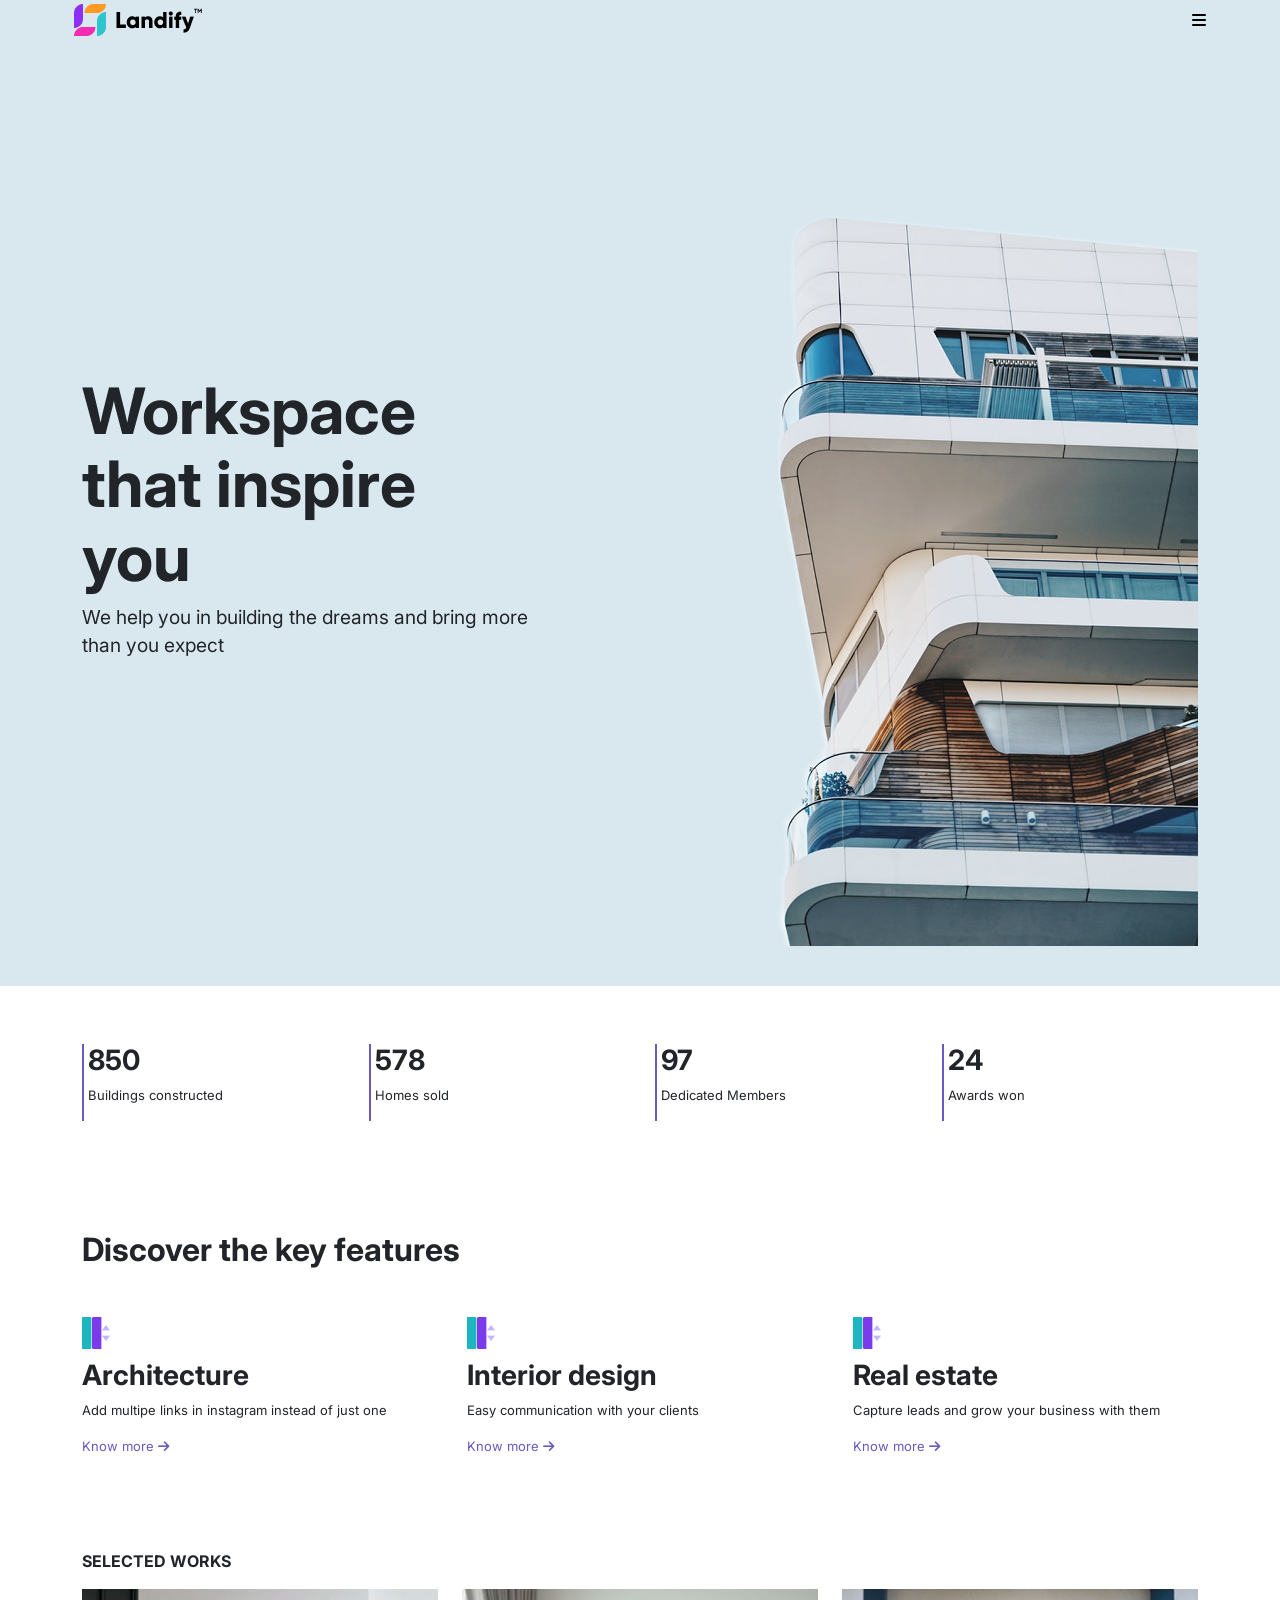
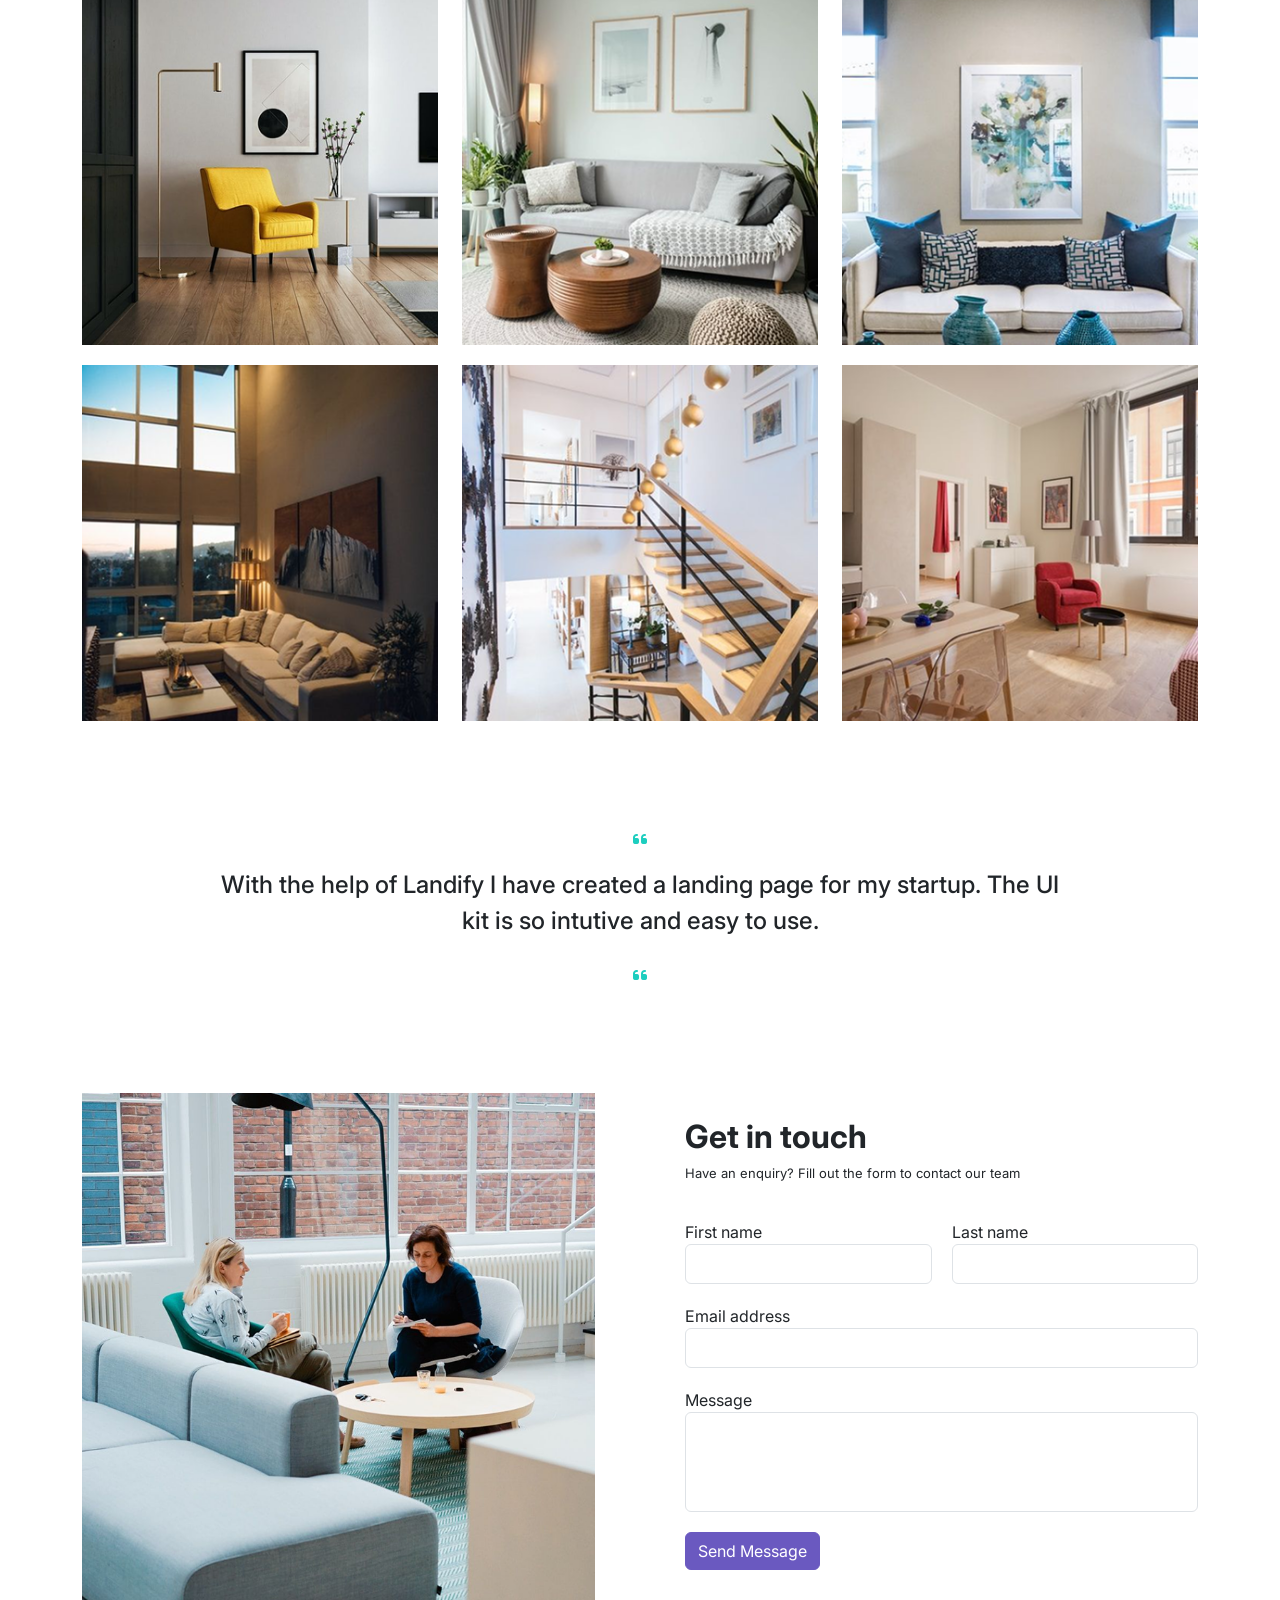
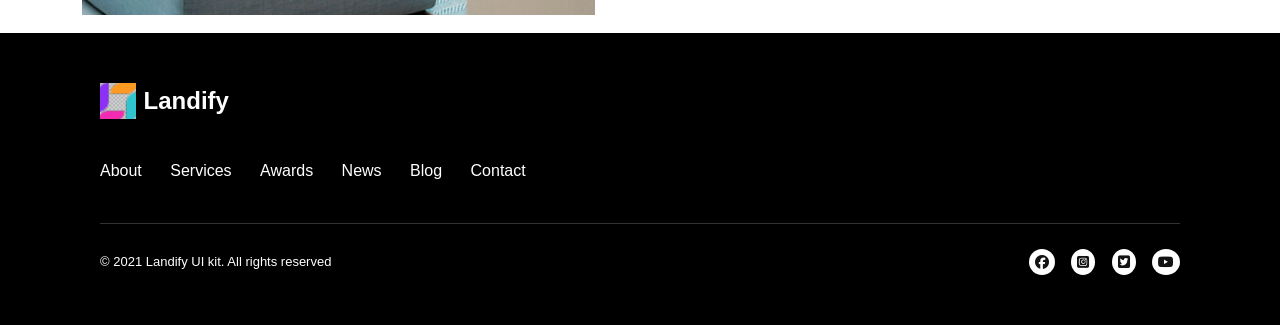
<file: index.html>
<!DOCTYPE html>
<html lang="en">
<head>
    <meta charset="UTF-8">
    <meta name="viewport" content="width=device-width, initial-scale=1.0">
    <title>Landing page</title>
    <link rel="stylesheet" href="https://cdnjs.cloudflare.com/ajax/libs/font-awesome/6.7.2/css/all.min.css">
    <link rel="stylesheet" href="./css/bootstrap.min.css">
    <link rel="stylesheet" href="./css/main.css">
    <link rel="preconnect" href="https://fonts.googleapis.com">
    <link rel="preconnect" href="https://fonts.gstatic.com" crossorigin>
    <link href="https://fonts.googleapis.com/css2?family=Inter:wght@400;500;600&display=swap" rel="stylesheet">
</head>
<body>
    <header>
        <div class="container d-flex justify-content-between align-items-center p-1">
            <img src="./assets/Logo.png" alt="Landify logo">
            <button class="header_button" aria-label="Open menu"><i class="fa-solid fa-bars"></i></button>
        </div>
    </header>

    <div class="hero">
        <div class="container">
            <div class="row align-items-center">
                <div class="col-12 col-lg-5 hero_text pt-4">
                    <h1 class="bold">Workspace that inspire you</h1>
                    <p class="small">We help you in building the dreams and bring more than you expect</p>
                </div>
                <div class="col-12 col-lg-7 hero_img d-flex justify-content-end">
                    <img src="./assets/BG.png" alt="House exterior" class="img-fluid">
                </div>
            </div>
        </div>
    </div>

    <section class="main_content p-2">
        <div class="container-xl">
            <div class="acheivements">
                <div class="acheive ps-1">
                    <h3 class="bold">850</h3>
                    <p class="small">Buildings constructed</p>
                </div>
                <div class="acheive ps-1">
                    <h3 class="bold">578</h3>
                    <p class="small">Homes sold</p>
                </div>
                <div class="acheive ps-1">
                    <h3 class="bold">97</h3>
                    <p class="small">Dedicated Members</p>
                </div>
                <div class="acheive ps-1">
                    <h3 class="bold">24</h3>
                    <p class="small">Awards won</p>
                </div>
            </div>

            <div class="features">
                <div class="features_heading row">
                    <h2 class="bold col-10 col-md-8 col-lg-6">Discover the key features</h2>
                </div>
                <div class="keys">
                    <div class="key1">
                        <div class="vect"><img src="./assets/Vector.png" alt=""><img src="./assets/Vector (2).png" alt=""><img src="./assets/Vector (3).png" alt=""></div>
                        <h3 class="bold">Architecture</h3>
                        <p class="small">Add multipe links in instagram instead of just one</p>
                        <p class="small info">Know more <i class="fa-solid fa-arrow-right" style="color: rgb(106, 89, 192);"></i></p>
                    </div>
                    <div class="key2">
                        <div class="vect"><img src="./assets/Vector.png" alt=""><img src="./assets/Vector (2).png" alt=""><img src="./assets/Vector (3).png" alt=""></div>
                        <h3 class="bold">Interior design</h3>
                        <p class="small">Easy communication with your clients</p>
                        <p class="small info">Know more <i class="fa-solid fa-arrow-right" style="color: rgb(106, 89, 192);"></i></p>
                    </div>
                    <div class="key3">
                        <div class="vect"><img src="./assets/Vector.png" alt=""><img src="./assets/Vector (2).png" alt=""><img src="./assets/Vector (3).png" alt=""></div>
                        <h3 class="bold">Real estate</h3>
                        <p class="small">Capture leads and grow your business with them</p>
                        <p class="small info">Know more <i class="fa-solid fa-arrow-right" style="color: rgb(106, 89, 192);"></i></p>
                    </div>
                </div>
            </div>

            <div class="works">
                <h6 class="bold" id="small_heading">SELECTED WORKS</h6>
                <div class="row">
                    <div class="img col-12 col-md-6 col-lg-4"><img src="./assets/Project Cover 1.png" class="img-fluid" alt="Project 1"></div>
                    <div class="img col-12 col-md-6 col-lg-4"><img src="./assets/Project Cover 2.png" class="img-fluid" alt="Project 2"></div>
                    <div class="img col-12 col-md-6 col-lg-4"><img src="./assets/Project Cover 3.png" class="img-fluid" alt="Project 3"></div>
                    <div class="img col-12 col-md-6 col-lg-4"><img src="./assets/Project Cover 4.png" class="img-fluid" alt="Project 4"></div>
                    <div class="img col-12 col-md-6 col-lg-4"><img src="./assets/Project Cover 5.png" class="img-fluid" alt="Project 5"></div>
                    <div class="img col-12 col-md-6 col-lg-4"><img src="./assets/Project Cover 6.png" class="img-fluid" alt="Project 6"></div>
                </div>
            </div>

            <div class="reviews">
                <div class="reviews_text">
                    <div class="icon d-flex justify-content-center align-items-center">
                        <i class="fa-solid fa-quote-left" style="color: rgb(29, 206, 191);"></i>
                    </div>
                    <h5 class="text-center">With the help of Landify I have created a landing page for my startup. The UI kit is so intutive and easy to use.</h5>
                    <div class="icon d-flex justify-content-center align-items-center">
                        <i class="fa-solid fa-quote-left" style="color: rgb(29, 206, 191);"></i>
                    </div>
                </div>
            </div>

            <div class="contact">
                <div class="img" id="contact_img">
                    <img src="./assets/image.png" class="img-fluid" alt="Our team">
                </div>
                <div class="contact_form">
                    <h2 class="bold">Get in touch</h2>
                    <div class="contact_text">
                        <p class="small">Have an enquiry? Fill out the form to contact our team</p>
                    </div>
                    <form class="form">
                        <div class="name">
                            <div class="contact_input">
                                <label for="f_name">First name</label>
                                <div class="f_name_input"><input type="text" name="f_name" id="f_name" class="form-control"></div>
                            </div>
                            <div class="contact_input">
                                <label for="s_name">Last name</label>
                                <div class="s_name_input"><input type="text" name="s_name" id="s_name" class="form-control"></div>
                            </div>
                        </div>
                        <div class="contact_input">
                            <label for="email">Email address</label>
                            <div class="email_input"><input type="email" name="email" id="email" class="form-control"></div>
                        </div>
                        <div class="contact_input">
                            <label for="message">Message</label>
                            <div class="msg_input"><input type="text" name="message" id="message" class="form-control"></div>
                        </div>
                        <button type="submit" class="btn btn-primary" id="send_btn">Send Message</button>
                    </form>
                </div>
            </div>
        </div>
    </section>

    <div class="footer">
        <div class="logo">
            <img src="./assets/Screenshot 2026-10-21 043329.png" alt="Landify logo">
            <span>Landify</span>
        </div>
        <div class="footer_content">
            <a href="#">About</a>
            <a href="#">Services</a>
            <a href="#">Awards</a>
            <a href="#">News</a>
            <a href="#">Blog</a>
            <a href="#">Contact</a>
        </div>
        <div class="footer_end">
            <p>&copy; 2021 Landify UI kit. All rights reserved</p>
            <div class="footer_links">
                <i class="fa-brands fa-facebook" style="color: rgb(19, 19, 20);"></i>
                <i class="fa-brands fa-square-instagram" style="color: rgb(19, 19, 20);"></i>
                <i class="fa-brands fa-square-twitter" style="color: rgb(19, 19, 20);"></i>
                <i class="fa-brands fa-youtube" style="color: rgb(19, 19, 20);"></i>
            </div>
        </div>
    </div>

    <script src="./js/bootstrap.bundle.js"></script>
</body>
</html>
</file>
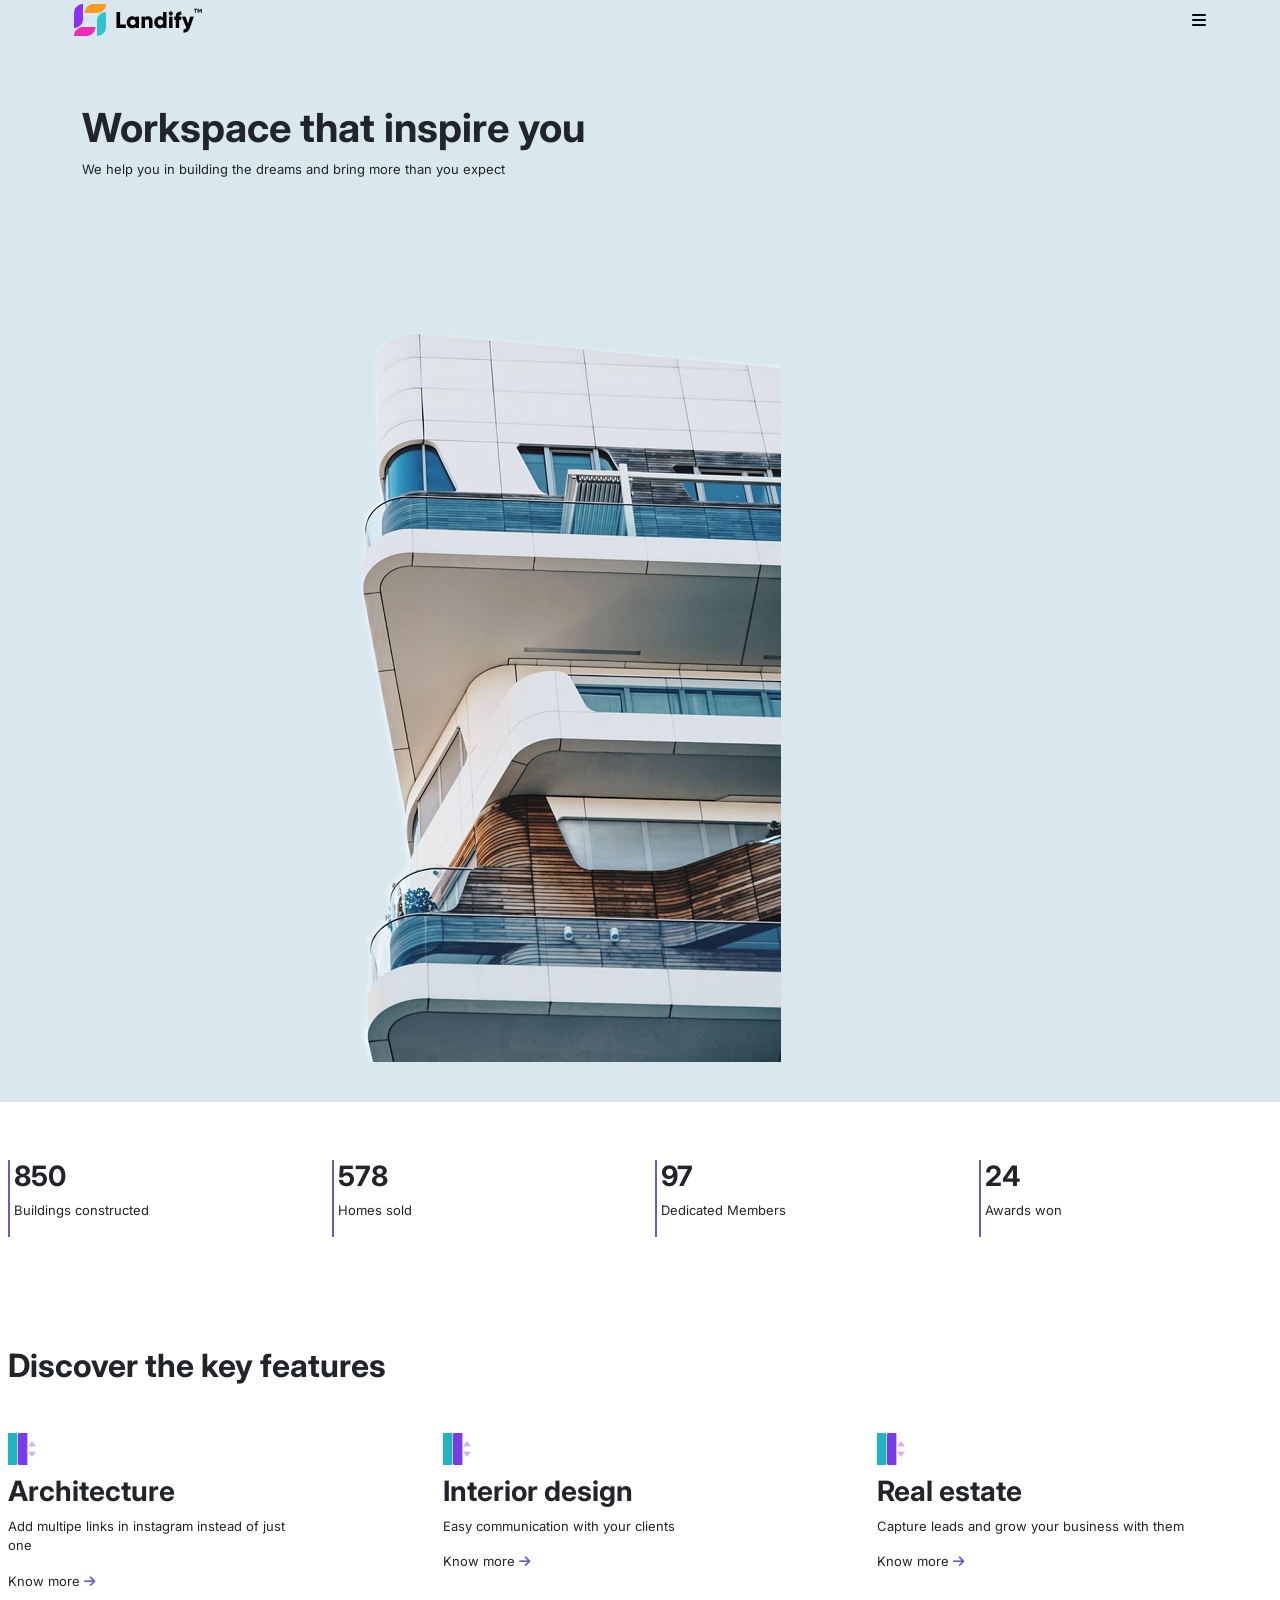
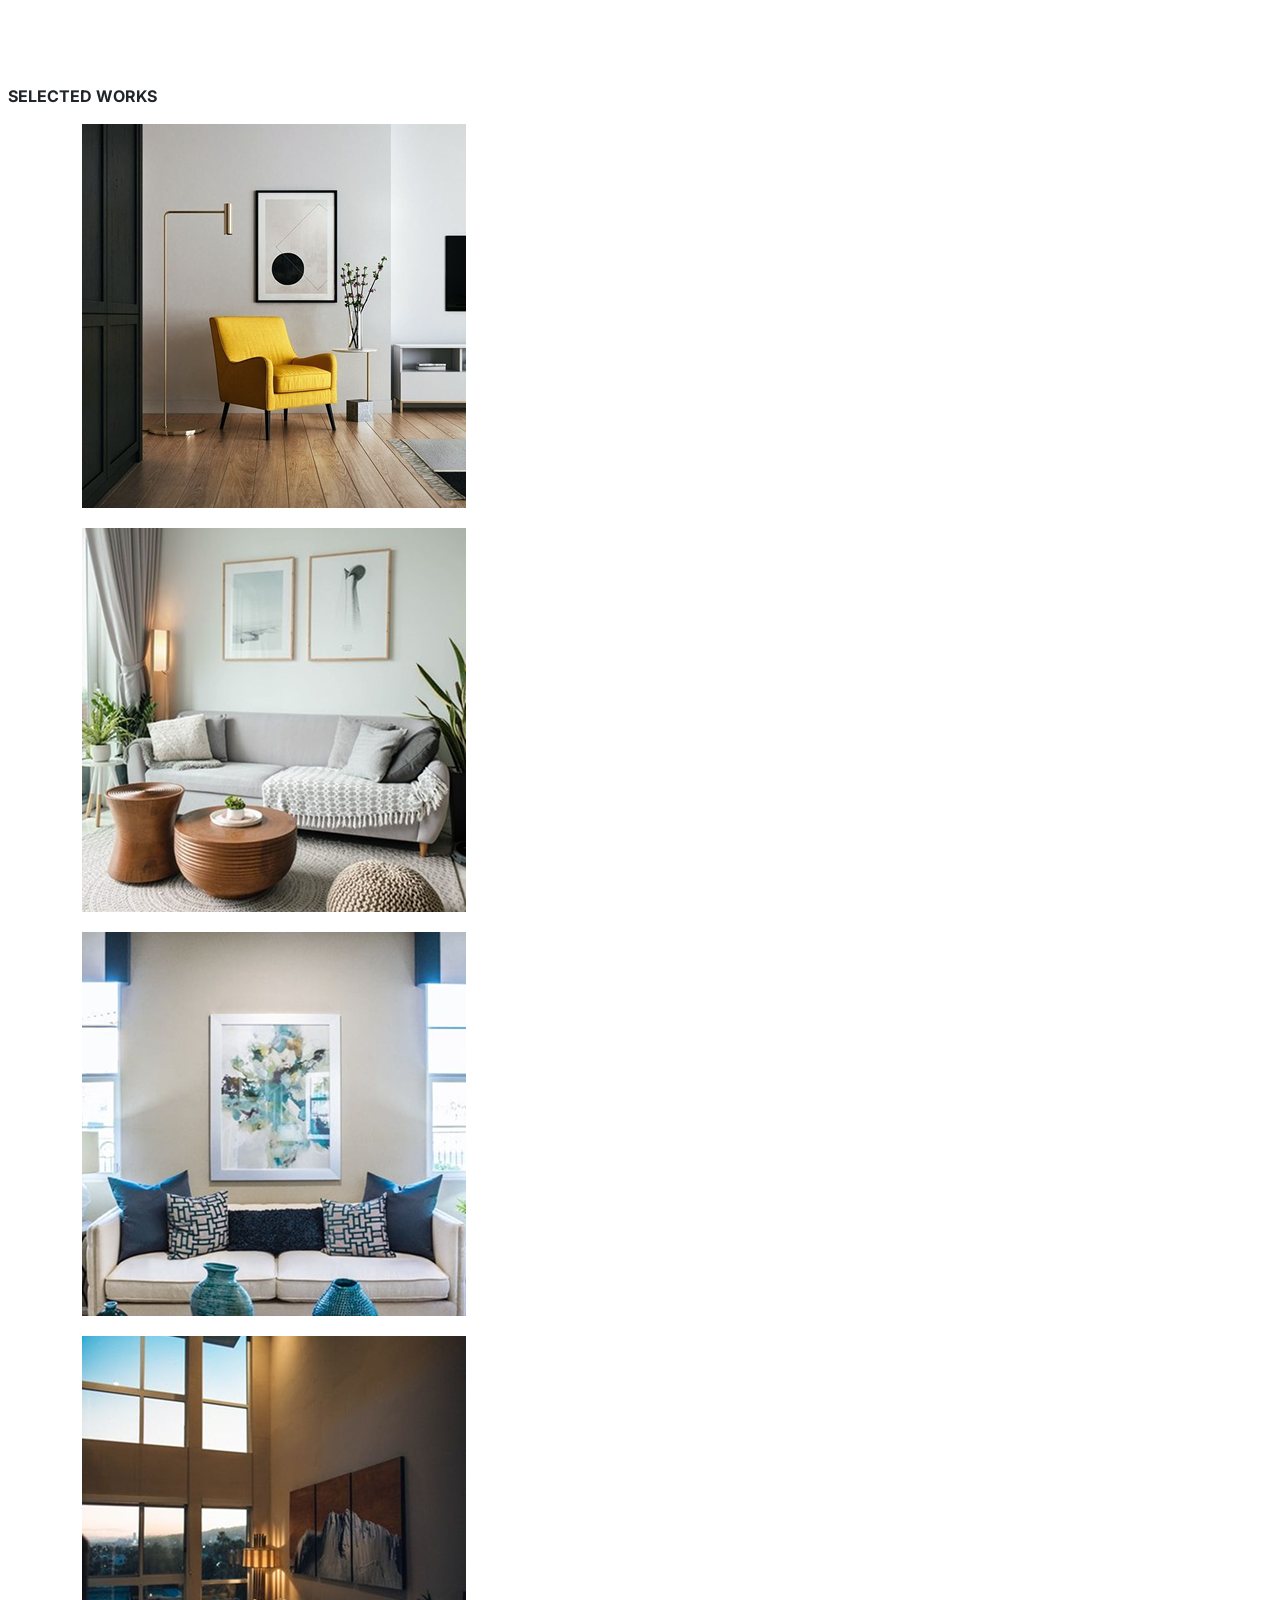
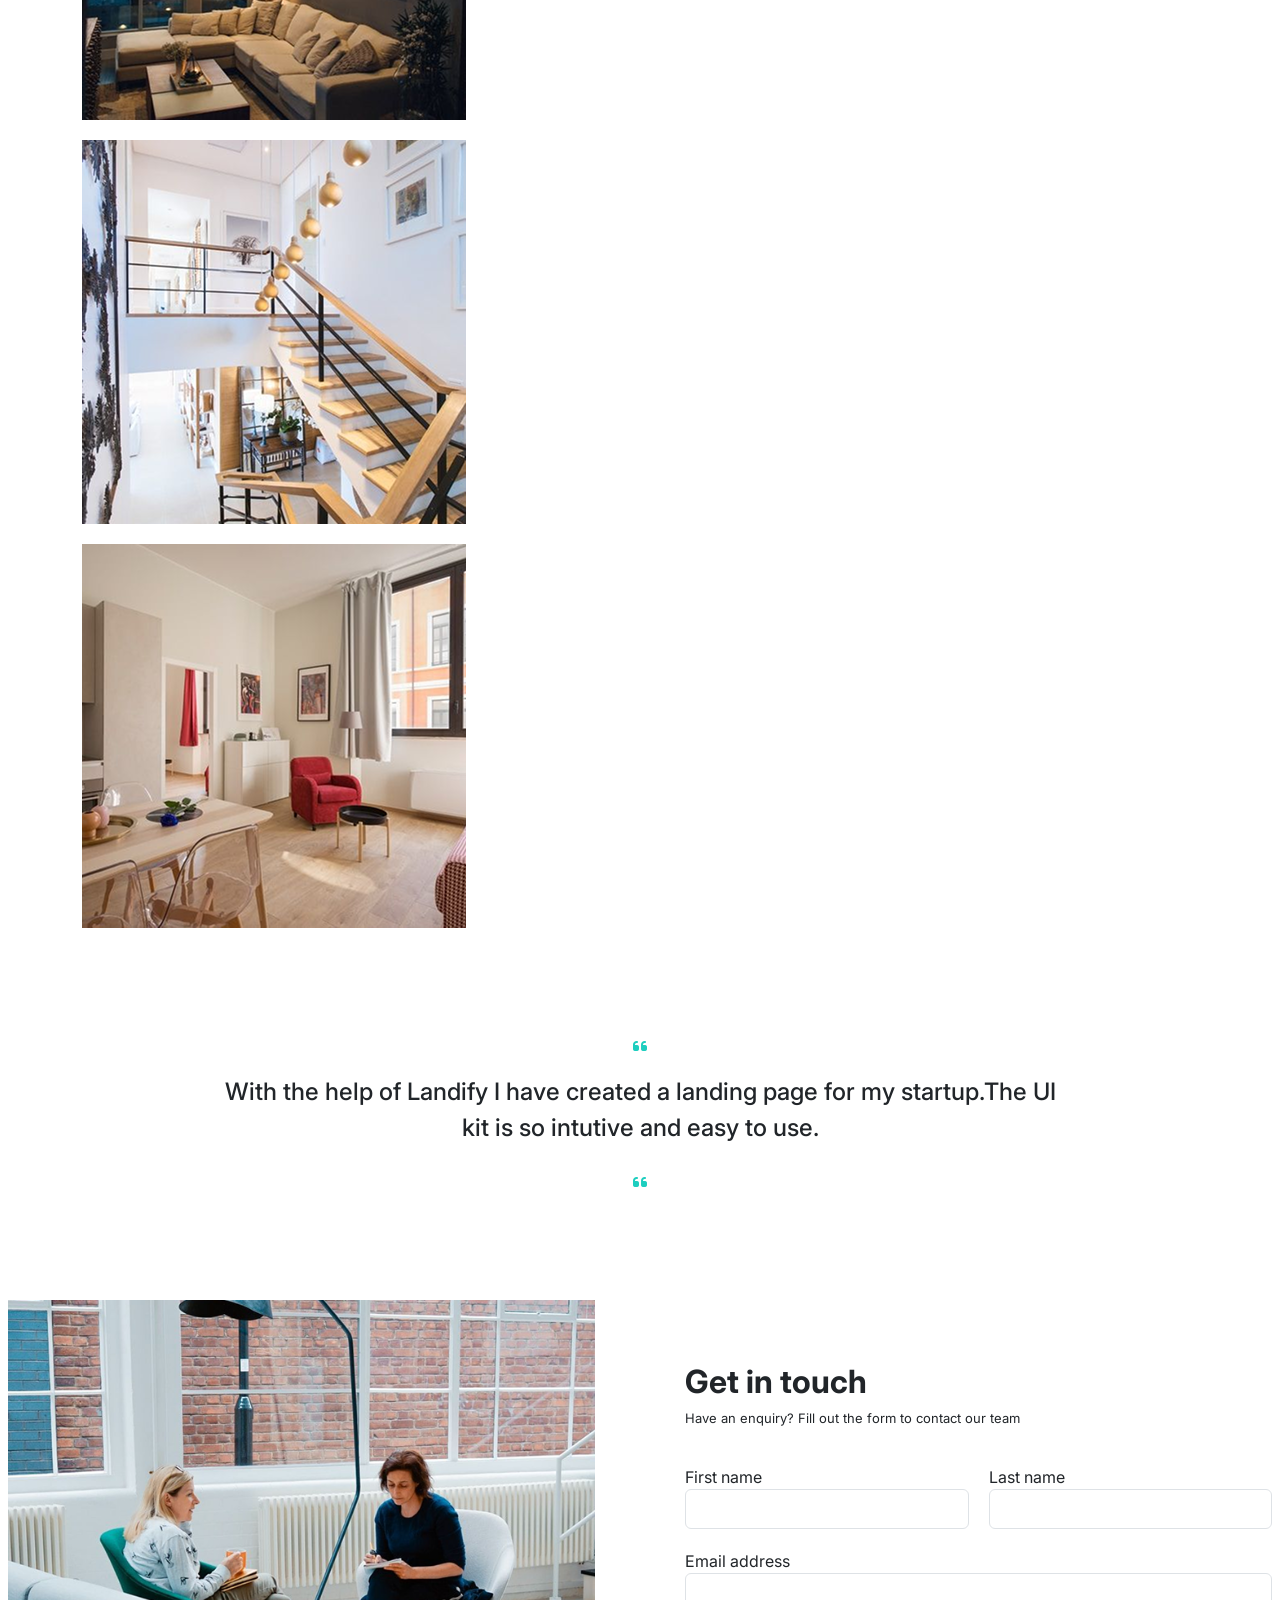
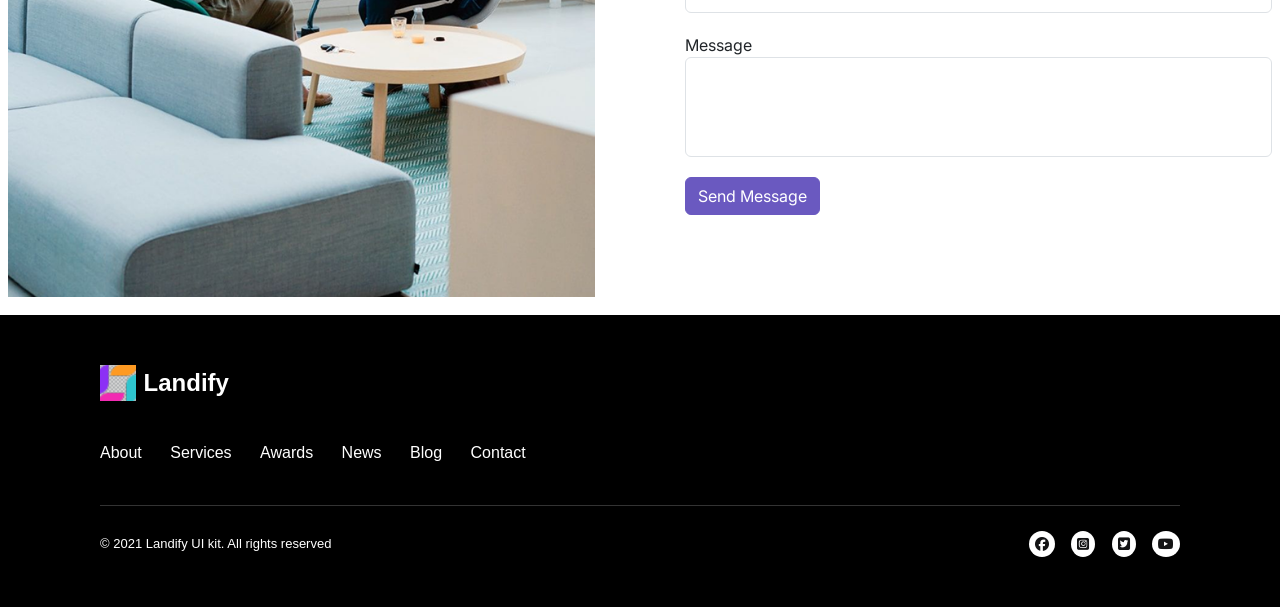
<file: html/index.html>
<!DOCTYPE html>
<html lang="en">
<head>
    <meta charset="UTF-8">
    <meta name="viewport" content="width=device-width, initial-scale=1.0">
    <link rel="stylesheet" href="https://cdnjs.cloudflare.com/ajax/libs/font-awesome/6.7.2/css/all.min.css">
    <title>Landing page</title>
    <link rel="StyleSheet" href="../css/bootstrap.min.css">
    <link rel="StyleSheet" href="../css/main.css">
   <link rel="preconnect" href="https://fonts.googleapis.com">
   <link rel="preconnect" href="https://fonts.gstatic.com" crossorigin>
    
   <link href="https://fonts.googleapis.com/css2?family=Inter:wght@400;500;600&display=swap" rel="stylesheet">
</head>
<body>
    <header >
        <div class="container d-flex justify-content-between p-1 ">
         <img src="../assets/Logo.png" alt="logo">
         <button class="header_button"> <i class="fa-solid fa-bars"></i></button>
        </div>
    </header>
    <div class="hero ">
        <div class="container">
            <div class="row">
                <div class="col-12">
                   <div class="row pt-4">
                     <h1 class=" bold col-9" >Workspace that inspire you</h1>
                   </div>
                   <div class="row">
                      <p class=" small col-10">We help you in building the dreams and bring more than you expect</p>
            
                   </div>
               </div>
              <div class="  row col-12 d-flex justify-content-end" >
                <div class="hero_img col-9 ">
                    <img src="../assets/BG.png" alt="house_img" class="img-fluid ">
                </div>
             </div>
          </div>
        </div>
    </div>
    <section class="main_content p-2">
        <div class="acheivements ">
            <div class="acheive ps-1 ">
                <h3 class="bold">850</h3>
                <p class="small">Buildings constructed</p>
                
            </div>
            <div class="acheive ps-1">
              <h3 class="bold">578</h3>
              <p class="small">Homes sold</p>
            </div>
            <div class="acheive  ps-1">
              <h3 class="bold">97</h3>
              <p class="small">Dedicated Members</p>
            </div>
            <div class="acheive ps-1 ">
              <h3 class="bold">24</h3>
             <p class="small">Awards won</p>
            </div>
        </div>
        <div class="features">
          <div class="features_heading row ">
            <h2 class="bold col-10   ">Discover the key features</h2>
          </div>
          <div class="keys ">
            <div class="key1">
                <div class="vect"><img src="../assets/Vector.png"><img src="../assets/Vector (2).png"><img src="../assets/Vector (3).png"> </div>
              <h3 class="bold">Architecture</h3>
              <div class="row">
                 <p class="small col-9">Add multipe links in instagram instead of just one</p>
              </div>
              <p class="small" id="info"> Know more <i class="fa-solid fa-arrow-right" style="color: rgb(106, 89, 192);"></i></p>
            </div>
            <div class="key2">
                <div class="vect"><img src="../assets/Vector.png"><img src="../assets/Vector (2).png"><img src="../assets/Vector (3).png"> </div>
              <h3 class="bold">Interior design</h3>
              <p class="small">Easy communication with your clients</p>
              <p class="small" id="info"> Know more <i class="fa-solid fa-arrow-right" style="color: rgb(106, 89, 192);"></i></p>
            </div>
            <div class="key3">
                <div class="vect"><img src="../assets/Vector.png"><img src="../assets/Vector (2).png"><img src="../assets/Vector (3).png"> </div>
              <h3 class="bold">Real estate </h3>
             <div class="row">
                  <p class="small col-10">Capture leads and grow your business with them</p>
             </div>
              <p class="small" id="info"> Know more <i class="fa-solid fa-arrow-right" style="color: rgb(106, 89, 192);"></i></p>
            </div>
          </div>
        </div>
        <div class="works">
            <h6 class="bold" id="small_heading">SELECTED WORKS</h6>
            <div class="container">
                <div class="row">
                    <div class="img col-12">
                     <img src="../assets/Project Cover 1.png" class="img-fluid">
                   </div>
                  <div class="img  col-12">
                     <img src="../assets/Project Cover 2.png" class="img-fluid">
                  </div>
                  <div class="img  col-12">
                     <img src="../assets/Project Cover 3.png" class="img-fluid">
                  </div>
                  <div class="img col-12">
                     <img src="../assets/Project Cover 4.png" class="img-fluid">
                  </div>
                  <div class="img  col-12">
                     <img src="../assets/Project Cover 5.png" class="img-fluid">
                 </div>
                 <div class="img  col-12">
                   <img src="../assets/Project Cover 6.png" class="img-fluid"> 
                 </div>
                </div>
            </div>
        </div>
        <div class="reviews">
            
            <div class="reviews_text ">
                <div class="icon  d-flex justify-content-center align-items-center">
                   <i class="fa-solid fa-quote-left" style="color: rgb(29, 206, 191);"></i>
                </div>
                
                <h5 class="text-center">
                    With the help of Landify I have created a landing page for my startup.The UI kit is so intutive and easy to use.
                </h5>
                <div class="icon  d-flex justify-content-center align-items-center">
                   <i class="fa-solid fa-quote-left" style="color: rgb(29, 206, 191);"></i>
                </div>
                

            </div>
           
        </div>
        <div class="contact">
            <div class="img " id="contact_img">
                <img src="../assets/image.png" class="img-fluid">
            </div>
            <div class=" contact_form">
              <h2 class="bold"> Get in touch</h2>
              <div class="conatact_text row">
                <p class="small col-10">Have an enquiry? Fill out the form to contact our team </p>
              </div>
              <div class="form">
                <div class="name">
                    <div class="contact_input">
                       <label for="f_name">First name</label>
                       <div class="f_name_input"><input name="f_name" id="f_name" class="form-control"></div>
                    </div>
                    <div class="contact_input">
                        <label for="s_name"> Last name</label>
                       <div class="s_name_input"><input name="s_name" id="s_name" class="form-control"></div>
                    </div>
                </div>
                <div class="contact_input">
                    <label for="email"> Email address</label>
                    <div class="email_input"><input name="email" id="email" class="form-control"></div>
                </div>
                <div class="contact_input">
                   <label for="message"> Message</label>
                  <div class="msg_input"><input name="message" id="message" class="form-control"></div>
                </div>
                <button class="btn btn-primary " id="send_btn">Send Message </button>
              </div>
            </div>
        </div>
        
    </section>
   <div class="footer">
   <div class="logo">
    <img src="../assets/Screenshot 2026-10-21 043329.png">
    <span>Landify</span>
  </div>

    <div class="footer_content">
        <a href="#">About</a>
        <a href="#">Services</a>
        <a href="#">Awards</a>
        <a href="#">News</a>
        <a href="#">Blog</a>
        <a href="#">Contact</a>
    </div>

    <div class="footer_end">
        <p>&copy; 2021 Landify UI kit. All rights reserved</p>
        <div class="footer_links">
            <i class="fa-brands fa-facebook" style="color: rgb(19, 19, 20);"></i>
            <i class="fa-brands fa-square-instagram" style="color: rgb(19, 19, 20);"></i>
            <i class="fa-brands fa-square-twitter" style="color: rgb(19, 19, 20);"></i>
            <i class="fa-brands fa-youtube" style="color: rgb(19, 19, 20);"></i>
        </div>
    </div>
</div>
    <script src="../js/bootstrap.bundle.js"></script>
</body>
</html>
</file>
<file: css/main.css>
* {
    margin: 0;
    padding: 0;
    box-sizing: border-box;
}
body {
    font-family: 'Inter', sans-serif;
}
img {
    max-width: 100%;
}
header, .hero {
    background-color: #D9E8EF;
}
.header_button {
    background-color: #D9E8EF;
    border: none;
}
.hero_text > h1 {
    font-family: "Inter", sans-serif;
}
.small { font-size: small; }
.med { font-size: medium; }
.bold { font-weight: bolder; }
 
.acheive {
    border-left: 2px solid rgb(106, 89, 192);
    margin-bottom: 40px !important;
}
.info {
    color: rgb(106, 89, 192);
}
.features_heading {
    margin-top: 40px;
    padding-top: 30px;
    margin-bottom: 20px;
    padding-bottom: 10px;
}
.acheivements { margin-top: 30px; }
.vect {
    margin-top: 10px;
    margin-bottom: 10px;
}
.works { padding-top: 40px !important; }
#small_heading { padding-top: 20px !important; }
.img {
    padding-top: 10px;
    padding-bottom: 10px;
}
.reviews {
    margin-top: 40px;
    margin-bottom: 40px;
}
.icon {
    padding-top: 20px;
    padding-bottom: 20px;
}
#contact_img {
    margin-top: 30px !important;
    margin-bottom: 10px !important;
}
#send_btn {
    background-color: rgb(106, 89, 192);
    border: 1px solid rgb(106, 89, 192);
    margin-top: 20px;
    margin-bottom: 20px;
}
#email, #s_name, #f_name {
    height: 40px;
    width: 80%;
}
#message {
    height: 100px;
    width: 80%;
}
.contact_input { margin-top: 20px; }
.contact_text p { max-width: 90%; }
 
/* Footer */
.footer {
    background: #000;
    color: #fff;
    font-family: sans-serif;
    padding: 40px 20px;
    text-align: center;
}
.logo {
    display: flex;
    justify-content: center;
    align-items: center;
    gap: 8px;
}
.logo img { height: 36px; }
.logo span {
    font-size: 24px;
    font-weight: 600;
}
.footer_content {
    max-width: 260px;
    margin: 40px auto;
}
.footer_content a {
    color: #fff;
    text-decoration: none;
    display: inline-block;
    margin: 10px 14px;
}
.footer_end {
    border-top: 1px solid #333;
    padding-top: 25px;
}
.footer_end p {
    font-size: 13px;
    margin-bottom: 20px;
}
.footer_links i {
    background: #fff;
    border-radius: 50%;
    padding: 6px;
    margin: 0 6px;
    font-size: 14px;
}
 
/* ===== Tablet portrait: 768px and up ===== */
@media (min-width: 768px) {
    .hero_text > h1 { font-size: 2.5rem; }
    .hero_text p { font-size: 1rem; }
 
    .acheivements {
        display: grid;
        grid-template-columns: repeat(2, 1fr);
        column-gap: 30px;
    }
 
    .keys {
        display: grid;
        grid-template-columns: repeat(3, 1fr);
        gap: 20px;
    }
 
    .name {
        display: flex;
        gap: 20px;
    }
    .name .contact_input { flex: 1; }
    #email, #s_name, #f_name, #message { width: 100%; }
    .contact_text p { max-width: 100%; }
 
    .reviews_text {
        max-width: 700px;
        margin: 0 auto;
    }
 
    .footer_content { max-width: 500px; }
}
 
/* ===== Laptop / tablet landscape: 992px and up ===== */
@media (min-width: 992px) {
    .hero { padding: 40px 0; }
    .hero_text > h1 { font-size: 3.25rem; line-height: 1.15; }
    .hero_text p { font-size: 1.1rem; }
 
    .acheivements {
        grid-template-columns: repeat(4, 1fr);
        margin-top: 50px;
    }
    .acheive { margin-bottom: 20px !important; }
 
    .features_heading { margin-top: 60px; }
    .keys { gap: 40px; }
 
    .works { padding-top: 60px !important; }
 
    .reviews { margin: 80px 0; }
    .reviews_text { max-width: 850px; }
    .reviews_text h5 { font-size: 1.5rem; line-height: 1.5; }
 
    .contact {
        display: grid;
        grid-template-columns: 1fr 1fr;
        gap: 60px;
        align-items: center;
    }
    #contact_img { margin: 0 !important; }
 
    /* Footer: logo, links and copyright laid out for wide screens */
    .footer {
        padding: 40px 60px;
        text-align: left;
    }
    .footer .logo { justify-content: flex-start; }
    .footer_content {
        max-width: none;
        margin: 30px 0;
    }
    .footer_content a { margin: 10px 24px 10px 0; }
    .footer_end {
        display: flex;
        justify-content: space-between;
        align-items: center;
    }
    .footer_end p { margin-bottom: 0; }
    .footer_links i { margin: 0 0 0 12px; }
}
 
/* ===== Desktop: 1200px and up ===== */
@media (min-width: 1200px) {
    .hero_text > h1 { font-size: 4rem; }
    .hero_text p { font-size: 1.2rem; }
    .contact { gap: 90px; }
    .footer { padding: 50px 100px; }
}
 
/* ===== Large / ultrawide: 1600px and up ===== */
@media (min-width: 1600px) {
    .container, .container-xl { max-width: 1440px; }
    .hero_text > h1 { font-size: 4.5rem; }
    .reviews_text { max-width: 1000px; }
    .footer { padding: 60px calc((100% - 1440px) / 2); }
}
</file>
